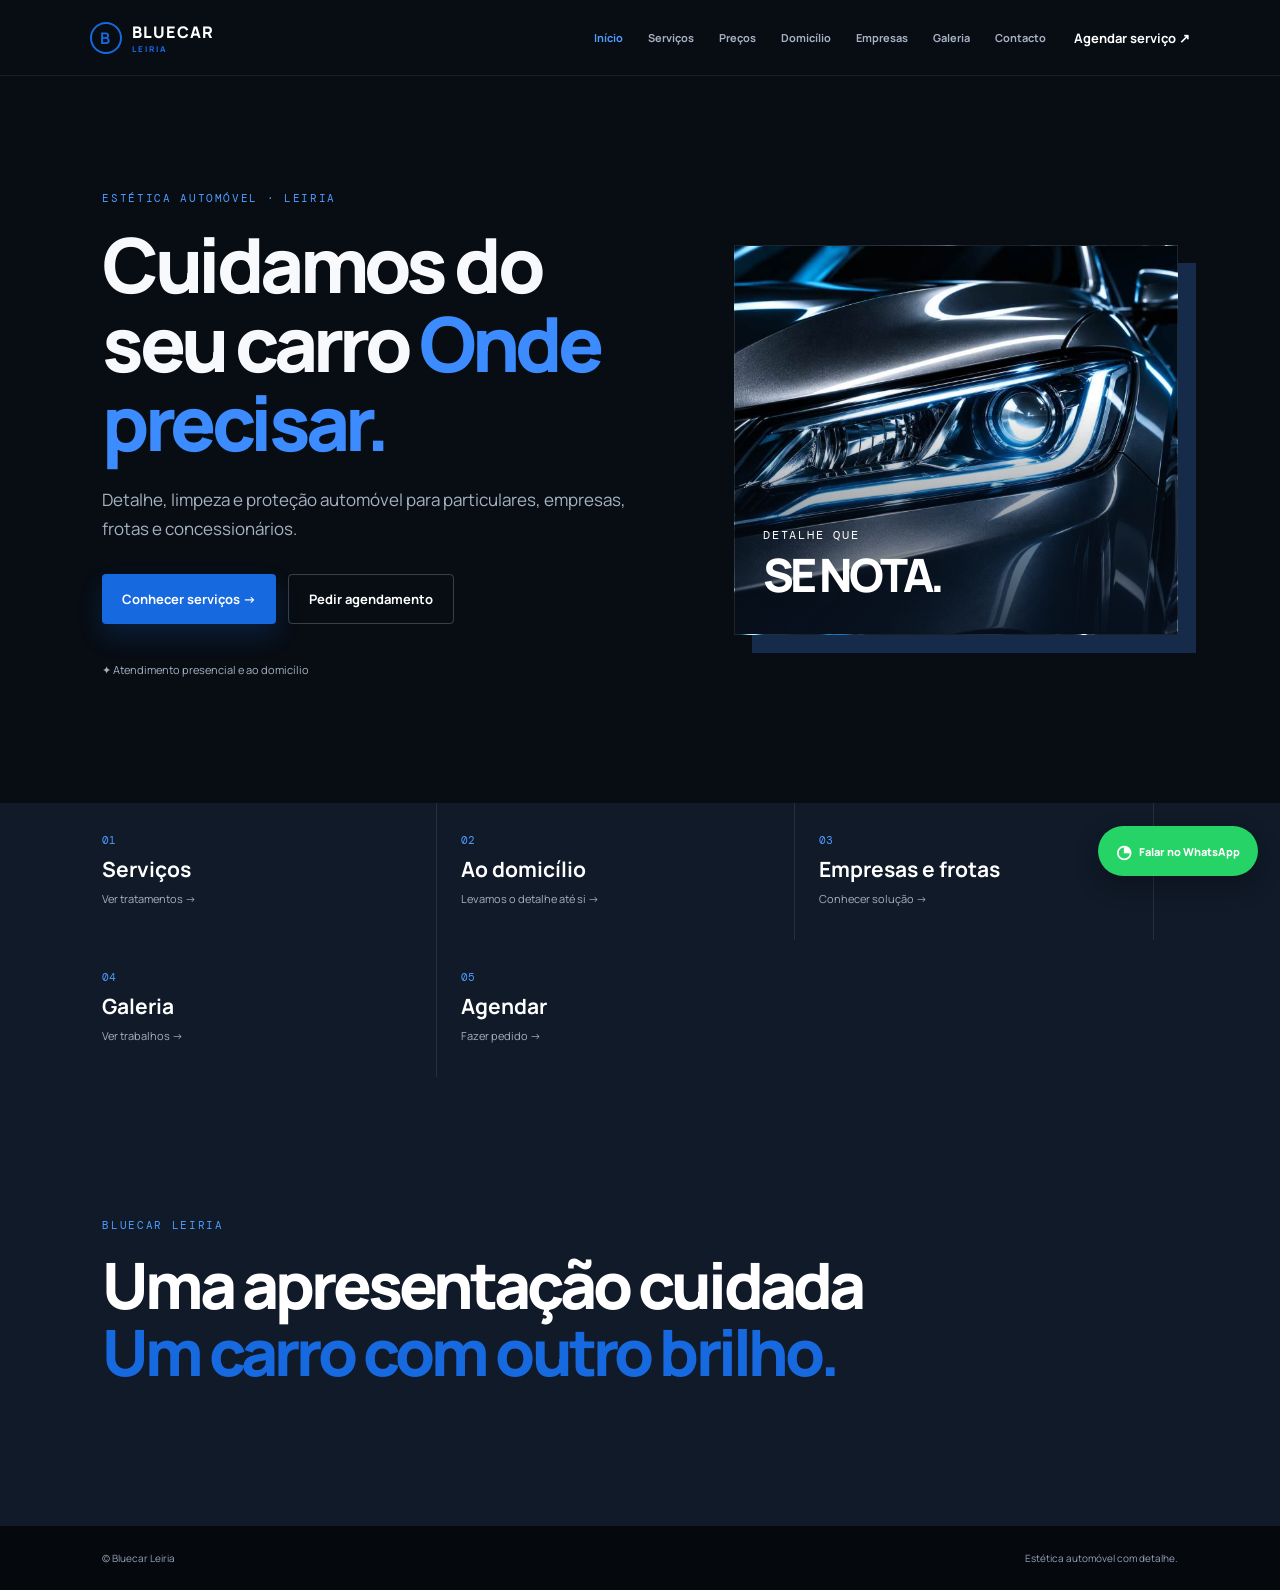
<file: index.html>
<!doctype html><html lang="pt-PT"><head><meta charset="UTF-8"><meta name="viewport" content="width=device-width,initial-scale=1"><meta name="theme-color" content="#080d14"><link rel="manifest" href="manifest.json"><link rel="apple-touch-icon" href="assets/icon-192.jpg"><link rel="stylesheet" href="styles.css"><title>Bluecar Leiria</title></head><body><header><a class="brand" href="index.html"><b>B</b><span>BLUECAR<small>LEIRIA</small></span></a><nav class="desktop-nav"><a class="active" href="index.html">Início</a><a href="servicos.html">Serviços</a><a href="precos.html">Preços</a><a href="domicilio.html">Domicílio</a><a href="empresas.html">Empresas</a><a href="galeria.html">Galeria</a><a href="contacto.html">Contacto</a></nav><a class="top-link" href="agendar.html">Agendar serviço ↗</a></header><main><section class="hero home-only"><div><p class="eyebrow">ESTÉTICA AUTOMÓVEL · LEIRIA</p><h1>Cuidamos do seu carro<em> Onde precisar.</em></h1><p class="lead">Detalhe, limpeza e proteção automóvel para particulares, empresas, frotas e concessionários.</p><div class="actions"><a class="btn primary" href="servicos.html">Conhecer serviços →</a><a class="btn ghost" href="agendar.html">Pedir agendamento</a></div><p class="trust">✦ Atendimento presencial e ao domicílio</p></div><div class="hero-art"><span>DETALHE QUE<br><strong>SE NOTA.</strong></span></div></section><section class="home-links"><a href="servicos.html"><small>01</small><strong>Serviços</strong><span>Ver tratamentos →</span></a><a href="domicilio.html"><small>02</small><strong>Ao domicílio</strong><span>Levamos o detalhe até si →</span></a><a href="empresas.html"><small>03</small><strong>Empresas e frotas</strong><span>Conhecer solução →</span></a><a href="galeria.html"><small>04</small><strong>Galeria</strong><span>Ver trabalhos →</span></a><a href="agendar.html"><small>05</small><strong>Agendar</strong><span>Fazer pedido →</span></a></section><section class="home-statement"><p class="eyebrow">BLUECAR LEIRIA</p><h2>Uma apresentação cuidada<br><em>Um carro com outro brilho.</em></h2></section></main><a class="wa-float" href="https://wa.me/351914407834" target="_blank">◔<span>Falar no WhatsApp</span></a><nav class="mobile-nav"><a href="index.html">Início</a><a href="servicos.html">Serviços</a><a href="agendar.html">Agendar</a><a href="contacto.html">Contacto</a></nav><footer>© Bluecar Leiria <span>Estética automóvel com detalhe.</span></footer><script src="app.js" defer></script><div id="install-banner"><strong>Ten a Bluecar sempre consigo</strong><span>Instale a app no seu telemóvel</span><button>Instalar app</button><i aria-label="Fechar">×</i></div><script src="app.js" defer></script></body></html>
</file>
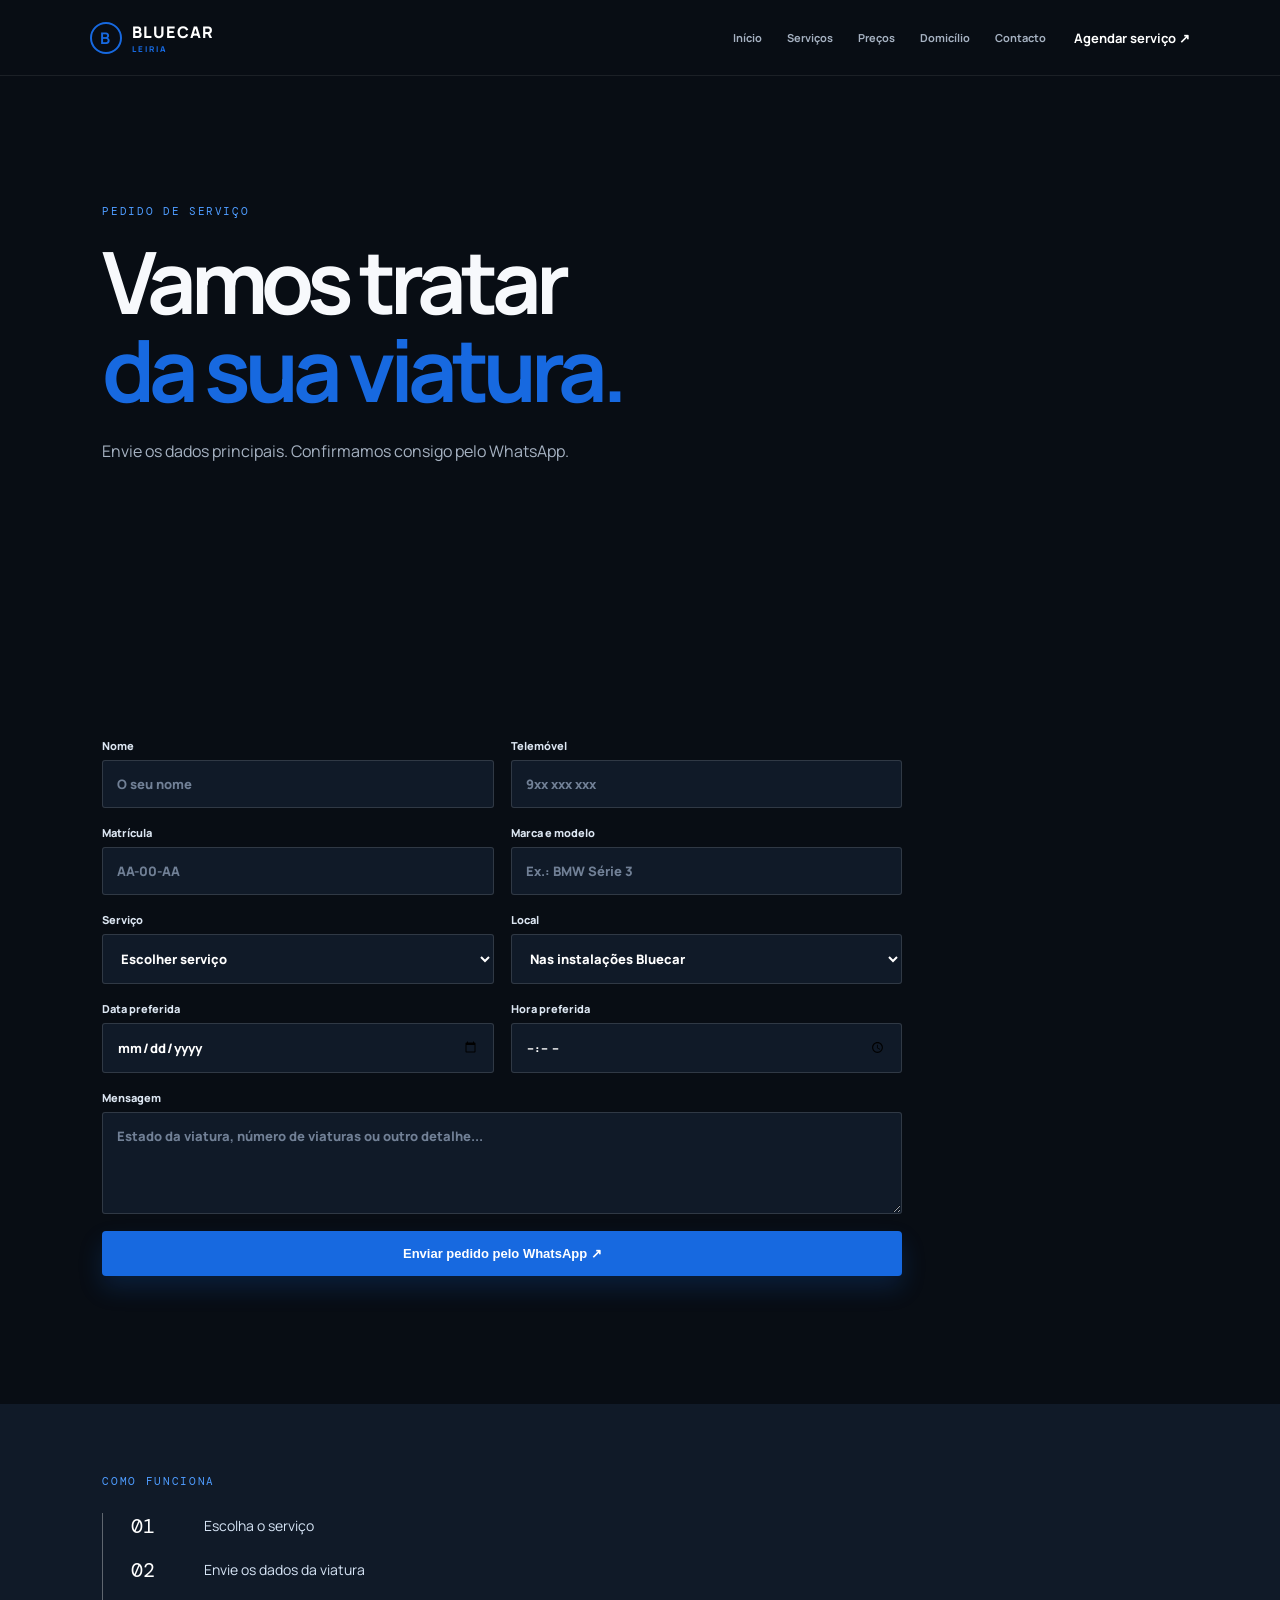
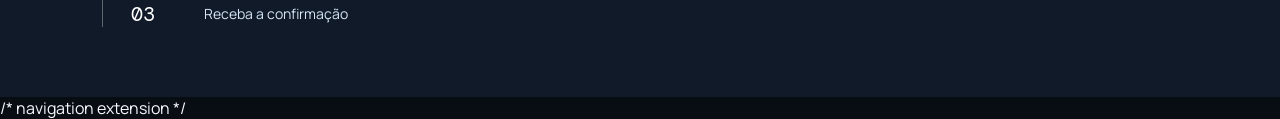
<file: agendar.html>
<!doctype html><html lang="pt-PT"><head><meta charset="UTF-8"><meta name="viewport" content="width=device-width,initial-scale=1"><link rel="stylesheet" href="styles.css"><link rel="manifest" href="manifest.json"><link rel="apple-touch-icon" href="assets/icon-192.jpg"><meta name="apple-mobile-web-app-capable" content="yes"><meta name="apple-mobile-web-app-status-bar-style" content="black-translucent"><title>Agendar | Bluecar Leiria</title></head><body><header><a class="brand" href="index.html"><b>B</b><span>BLUECAR<small>LEIRIA</small></span></a><nav class="desktop-nav"><a href="index.html">Início</a><a href="servicos.html">Serviços</a><a href="precos.html">Preços</a><a href="domicilio.html">Domicílio</a><a href="contacto.html">Contacto</a></nav><a class="top-link" href="agendar.html">Agendar serviço ↗</a></header><main><section class="page-hero"><p class="eyebrow">PEDIDO DE SERVIÇO</p><h1>Vamos tratar<br><em>da sua viatura.</em></h1><p>Envie os dados principais. Confirmamos consigo pelo WhatsApp.</p></section><section class="section booking"><form id="booking-form"><label>Nome<input id="name" required placeholder="O seu nome"></label><label>Telemóvel<input id="phone" required type="tel" placeholder="9xx xxx xxx"></label><label>Matrícula<input id="plate" required placeholder="AA-00-AA" maxlength="8" style="text-transform:uppercase"></label><label>Marca e modelo<input id="car" required placeholder="Ex.: BMW Série 3"></label><label>Serviço<select id="service" required><option value="">Escolher serviço</option><option>Limpeza interior</option><option>Limpeza exterior</option><option>Higienização</option><option>Polimento e faróis</option><option>Outro / orçamento</option></select></label><label>Local<select id="place"><option>Nas instalações Bluecar</option><option>Ao domicílio</option><option>Na minha empresa / frota</option></select></label><label>Data preferida<input id="date" type="date"></label><label>Hora preferida<input id="time" type="time"></label><label class="full">Mensagem<textarea id="notes" rows="4" placeholder="Estado da viatura, número de viaturas ou outro detalhe..."></textarea></label><button class="btn primary full" type="submit">Enviar pedido pelo WhatsApp ↗</button></form></section><section class="steps-panel"><p class="eyebrow">COMO FUNCIONA</p><div class="steps"><b>01</b><span>Escolha o serviço</span><b>02</b><span>Envie os dados da viatura</span><b>03</b><span>Receba a confirmação</span></div></section></main><nav class="mobile-nav"><a href="index.html">Início</a><a href="servicos.html">Serviços</a><a href="agendar.html">Agendar</a><a href="contacto.html">Contacto</a></nav><script src="app.js"></script></body></html>
/* navigation extension */
</file>
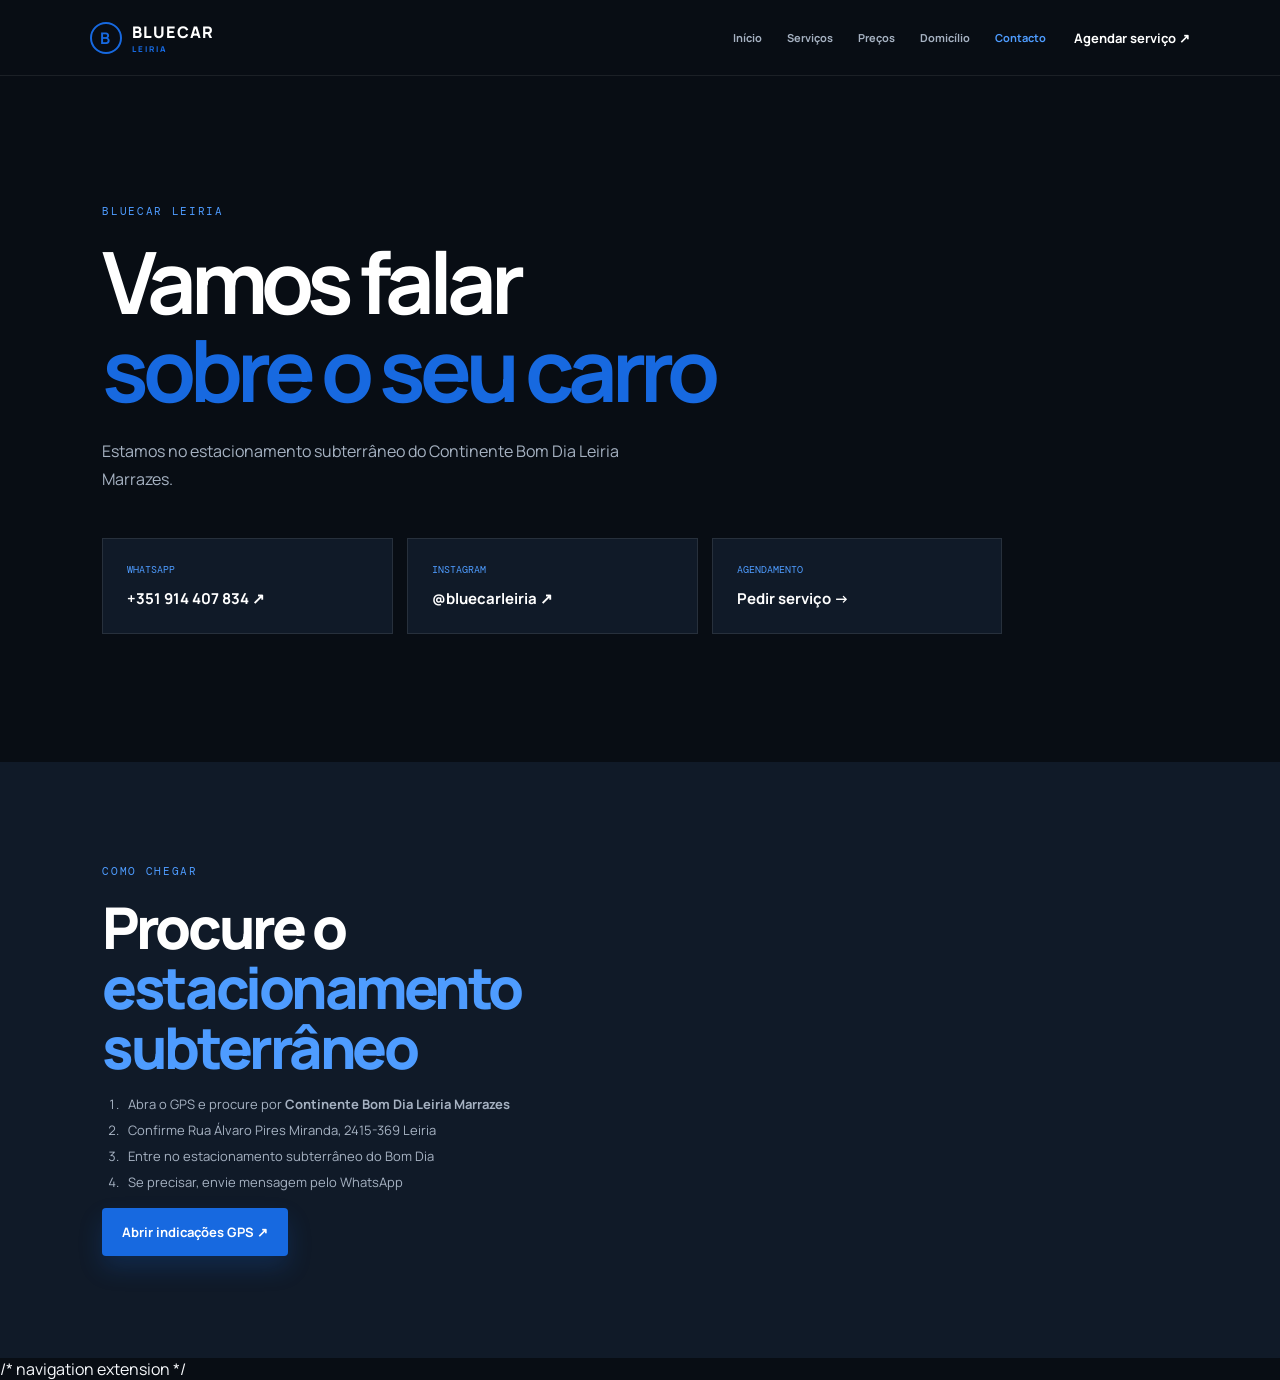
<file: contacto.html>
<!doctype html><html lang="pt-PT"><head><meta charset="UTF-8"><meta name="viewport" content="width=device-width,initial-scale=1"><link rel="stylesheet" href="styles.css"><link rel="manifest" href="manifest.json"><link rel="apple-touch-icon" href="assets/icon-192.jpg"><meta name="apple-mobile-web-app-capable" content="yes"><meta name="apple-mobile-web-app-status-bar-style" content="black-translucent"><title>Contacto | Bluecar Leiria</title></head><body><header><a class="brand" href="index.html"><b>B</b><span>BLUECAR<small>LEIRIA</small></span></a><nav class="desktop-nav"><a href="index.html">Início</a><a href="servicos.html">Serviços</a><a href="precos.html">Preços</a><a href="domicilio.html">Domicílio</a><a class="active" href="contacto.html">Contacto</a></nav><a class="top-link" href="agendar.html">Agendar serviço ↗</a></header><main><section class="page-hero dark"><p class="eyebrow">BLUECAR LEIRIA</p><h1>Vamos falar<br><em>sobre o seu carro</em></h1><p>Estamos no estacionamento subterrâneo do Continente Bom Dia Leiria Marrazes.</p><div class="contact-cards"><a href="https://wa.me/351914407834" target="_blank"><small>WHATSAPP</small><strong>+351 914 407 834 ↗</strong></a><a href="https://www.instagram.com/bluecarleiria" target="_blank"><small>INSTAGRAM</small><strong>@bluecarleiria ↗</strong></a><a href="agendar.html"><small>AGENDAMENTO</small><strong>Pedir serviço →</strong></a></div></section><section class="location"><div><p class="eyebrow">COMO CHEGAR</p><h2>Procure o <em>estacionamento subterrâneo</em></h2><ol><li>Abra o GPS e procure por <strong>Continente Bom Dia Leiria Marrazes</strong></li><li>Confirme Rua Álvaro Pires Miranda, 2415-369 Leiria</li><li>Entre no estacionamento subterrâneo do Bom Dia</li><li>Se precisar, envie mensagem pelo WhatsApp</li></ol><a class="btn primary" href="https://www.google.com/maps/dir/?api=1&destination=Continente%20Bom%20Dia%20Leiria%20Marrazes%2C%20Rua%20%C3%81lvaro%20Pires%20Miranda%2C%202415-369%20Leiria" target="_blank">Abrir indicações GPS ↗</a></div><iframe title="Mapa da localização Bluecar Leiria" src="https://www.google.com/maps?q=Continente%20Bom%20Dia%20Leiria%20Marrazes&output=embed" loading="lazy" allowfullscreen></iframe></section></main><nav class="mobile-nav"><a href="index.html">Início</a><a href="servicos.html">Serviços</a><a href="agendar.html">Agendar</a><a href="contacto.html">Contacto</a></nav><script src="app.js" defer></script></body></html>
/* navigation extension */
</file>
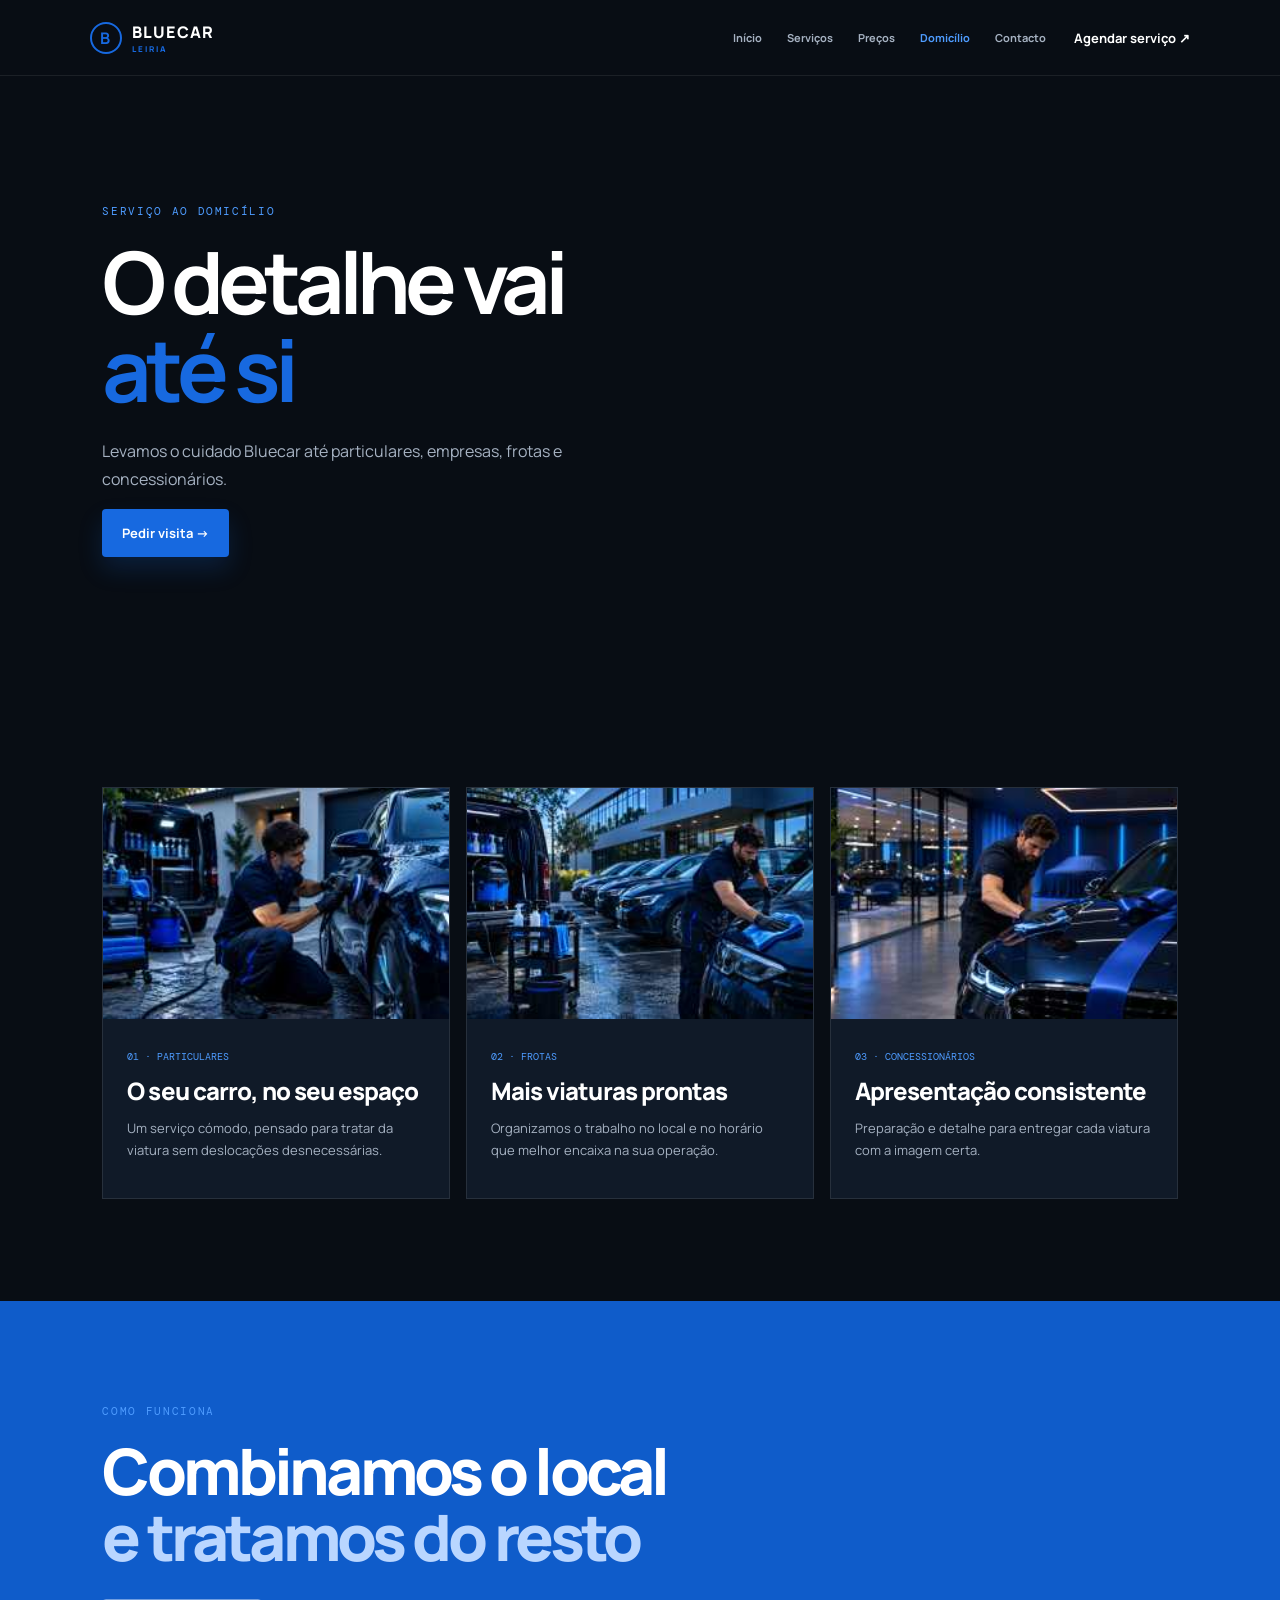
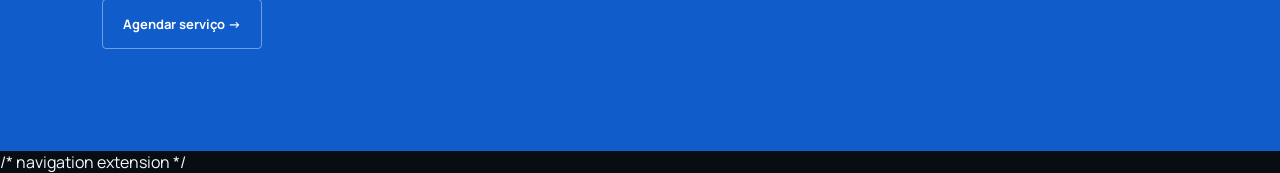
<file: domicilio.html>
<!doctype html><html lang="pt-PT"><head><meta charset="UTF-8"><meta name="viewport" content="width=device-width,initial-scale=1"><link rel="stylesheet" href="styles.css"><link rel="manifest" href="manifest.json"><link rel="apple-touch-icon" href="assets/icon-192.jpg"><meta name="apple-mobile-web-app-capable" content="yes"><meta name="apple-mobile-web-app-status-bar-style" content="black-translucent"><title>Ao domicílio | Bluecar Leiria</title></head><body><header><a class="brand" href="index.html"><b>B</b><span>BLUECAR<small>LEIRIA</small></span></a><nav class="desktop-nav"><a href="index.html">Início</a><a href="servicos.html">Serviços</a><a href="precos.html">Preços</a><a class="active" href="domicilio.html">Domicílio</a><a href="contacto.html">Contacto</a></nav><a class="top-link" href="agendar.html">Agendar serviço ↗</a></header><main><section class="page-hero dark"><p class="eyebrow">SERVIÇO AO DOMICÍLIO</p><h1>O detalhe vai<br><em>até si</em></h1><p>Levamos o cuidado Bluecar até particulares, empresas, frotas e concessionários.</p><a class="btn primary" href="agendar.html">Pedir visita →</a></section><section class="visual-cards"><article><img src="assets/domicilio-particulares.jpg?v=19"><div><small>01 · PARTICULARES</small><h2>O seu carro, no seu espaço</h2><p>Um serviço cómodo, pensado para tratar da viatura sem deslocações desnecessárias.</p></div></article><article><img src="assets/domicilio-frotas.jpg?v=19"><div><small>02 · FROTAS</small><h2>Mais viaturas prontas</h2><p>Organizamos o trabalho no local e no horário que melhor encaixa na sua operação.</p></div></article><article><img src="assets/domicilio-concessionarios.jpg?v=19"><div><small>03 · CONCESSIONÁRIOS</small><h2>Apresentação consistente</h2><p>Preparação e detalhe para entregar cada viatura com a imagem certa.</p></div></article></section><section class="feature-band"><p class="eyebrow">COMO FUNCIONA</p><h2>Combinamos o local<br><em>e tratamos do resto</em></h2><a class="btn ghost" href="agendar.html">Agendar serviço →</a></section></main><nav class="mobile-nav"><a href="index.html">Início</a><a href="servicos.html">Serviços</a><a href="agendar.html">Agendar</a><a href="contacto.html">Contacto</a></nav><script src="app.js" defer></script></body></html>
/* navigation extension */

<!-- deploy-v20 -->
</file>
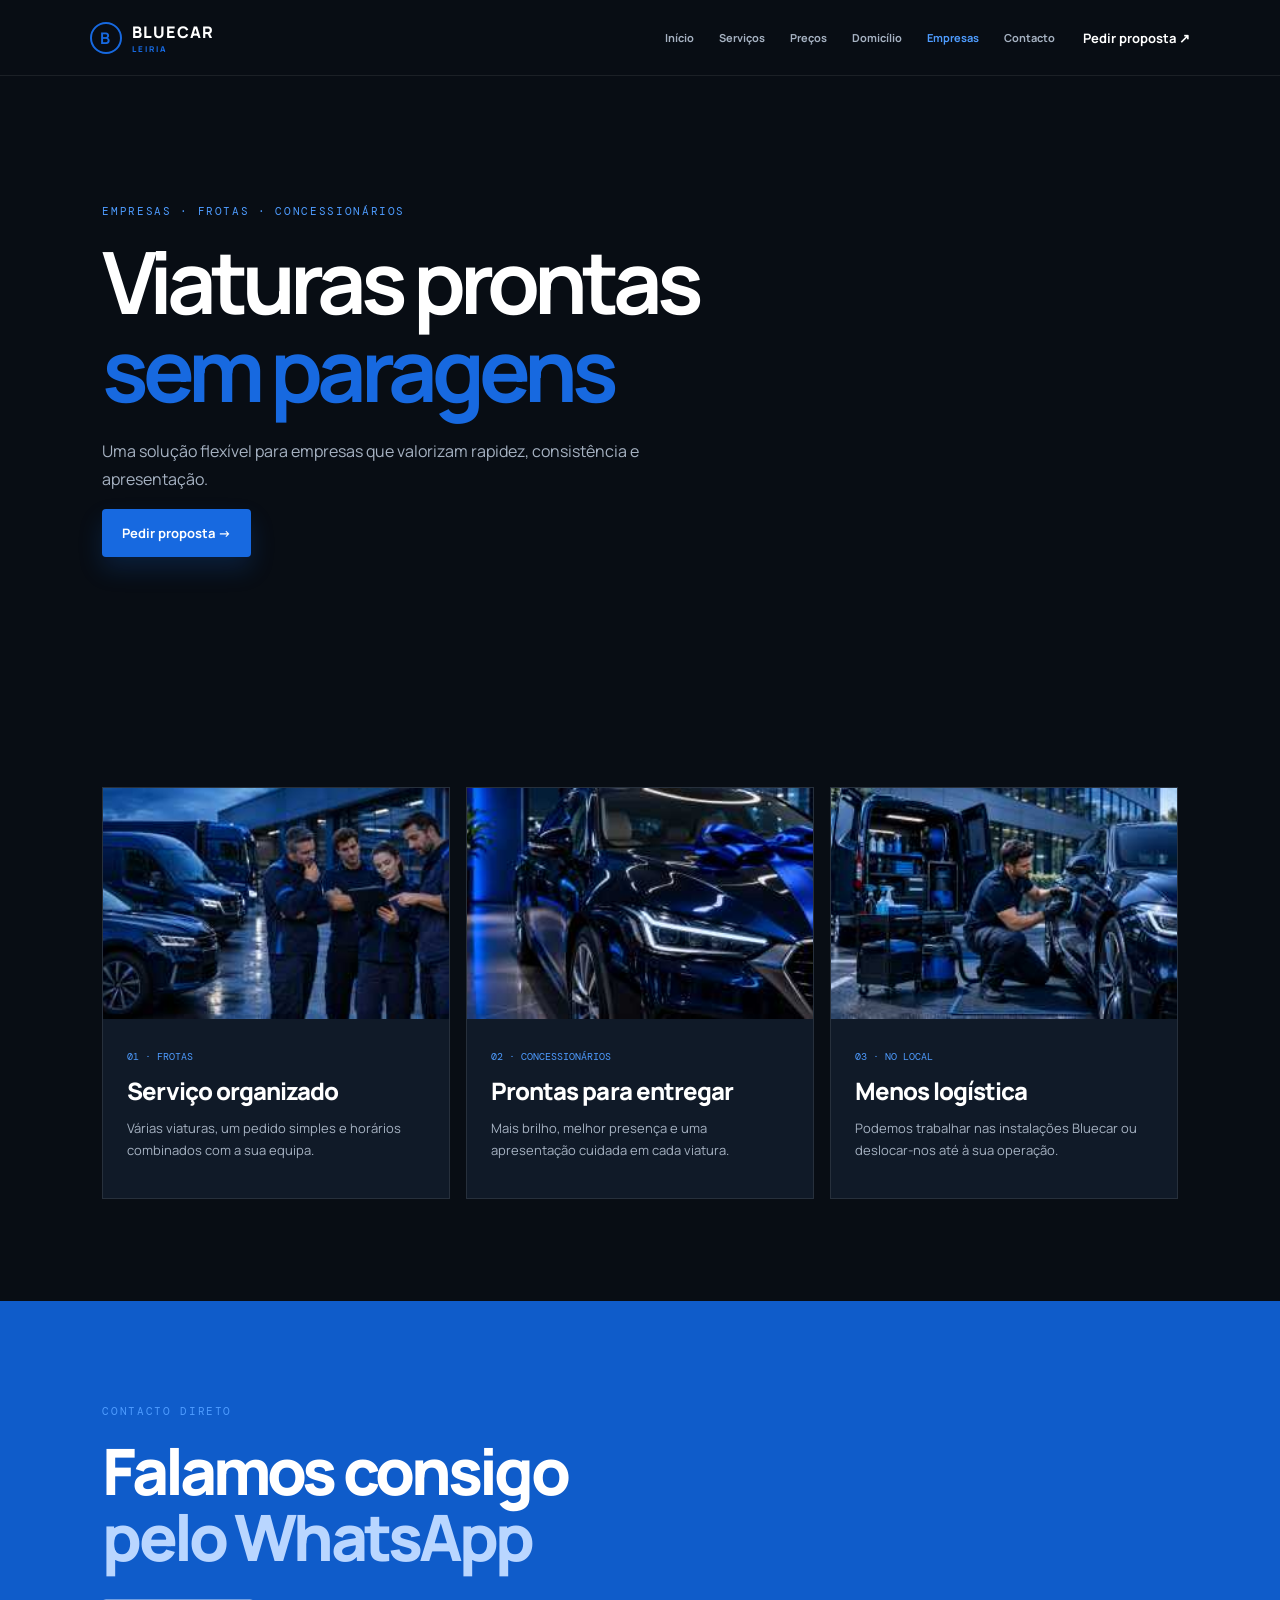
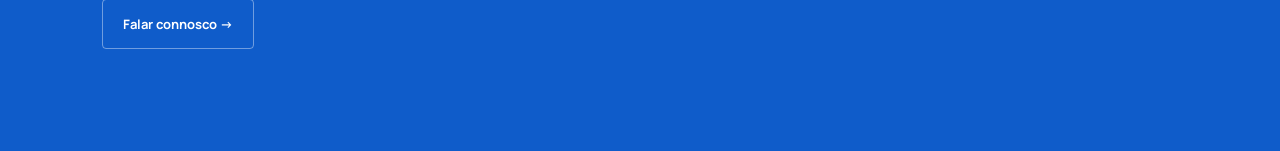
<file: empresas.html>
<!doctype html><html lang="pt-PT"><head><meta charset="UTF-8"><meta name="viewport" content="width=device-width,initial-scale=1"><link rel="stylesheet" href="styles.css"><link rel="manifest" href="manifest.json"><link rel="apple-touch-icon" href="assets/icon-192.jpg"><meta name="apple-mobile-web-app-capable" content="yes"><meta name="apple-mobile-web-app-status-bar-style" content="black-translucent"><title>Empresas e frotas | Bluecar</title></head><body><header><a class="brand" href="index.html"><b>B</b><span>BLUECAR<small>LEIRIA</small></span></a><nav class="desktop-nav"><a href="index.html">Início</a><a href="servicos.html">Serviços</a><a href="precos.html">Preços</a><a href="domicilio.html">Domicílio</a><a class="active" href="empresas.html">Empresas</a><a href="contacto.html">Contacto</a></nav><a class="top-link" href="agendar.html">Pedir proposta ↗</a></header><main><section class="page-hero dark"><p class="eyebrow">EMPRESAS · FROTAS · CONCESSIONÁRIOS</p><h1>Viaturas prontas<br><em>sem paragens</em></h1><p>Uma solução flexível para empresas que valorizam rapidez, consistência e apresentação.</p><a class="btn primary" href="agendar.html">Pedir proposta →</a></section><section class="visual-cards"><article><img src="assets/empresa-frotas.jpg?v=19"><div><small>01 · FROTAS</small><h2>Serviço organizado</h2><p>Várias viaturas, um pedido simples e horários combinados com a sua equipa.</p></div></article><article><img src="assets/empresa-concessionarios.jpg?v=19"><div><small>02 · CONCESSIONÁRIOS</small><h2>Prontas para entregar</h2><p>Mais brilho, melhor presença e uma apresentação cuidada em cada viatura.</p></div></article><article><img src="assets/empresa-no-local.jpg?v=19"><div><small>03 · NO LOCAL</small><h2>Menos logística</h2><p>Podemos trabalhar nas instalações Bluecar ou deslocar-nos até à sua operação.</p></div></article></section><section class="feature-band"><p class="eyebrow">CONTACTO DIRETO</p><h2>Falamos consigo<br><em>pelo WhatsApp</em></h2><a class="btn ghost" href="https://wa.me/351914407834" target="_blank">Falar connosco →</a></section></main><nav class="mobile-nav"><a href="index.html">Início</a><a href="servicos.html">Serviços</a><a href="agendar.html">Agendar</a><a href="contacto.html">Contacto</a></nav><script src="app.js" defer></script></body></html>

<!-- deploy-v20 -->
</file>
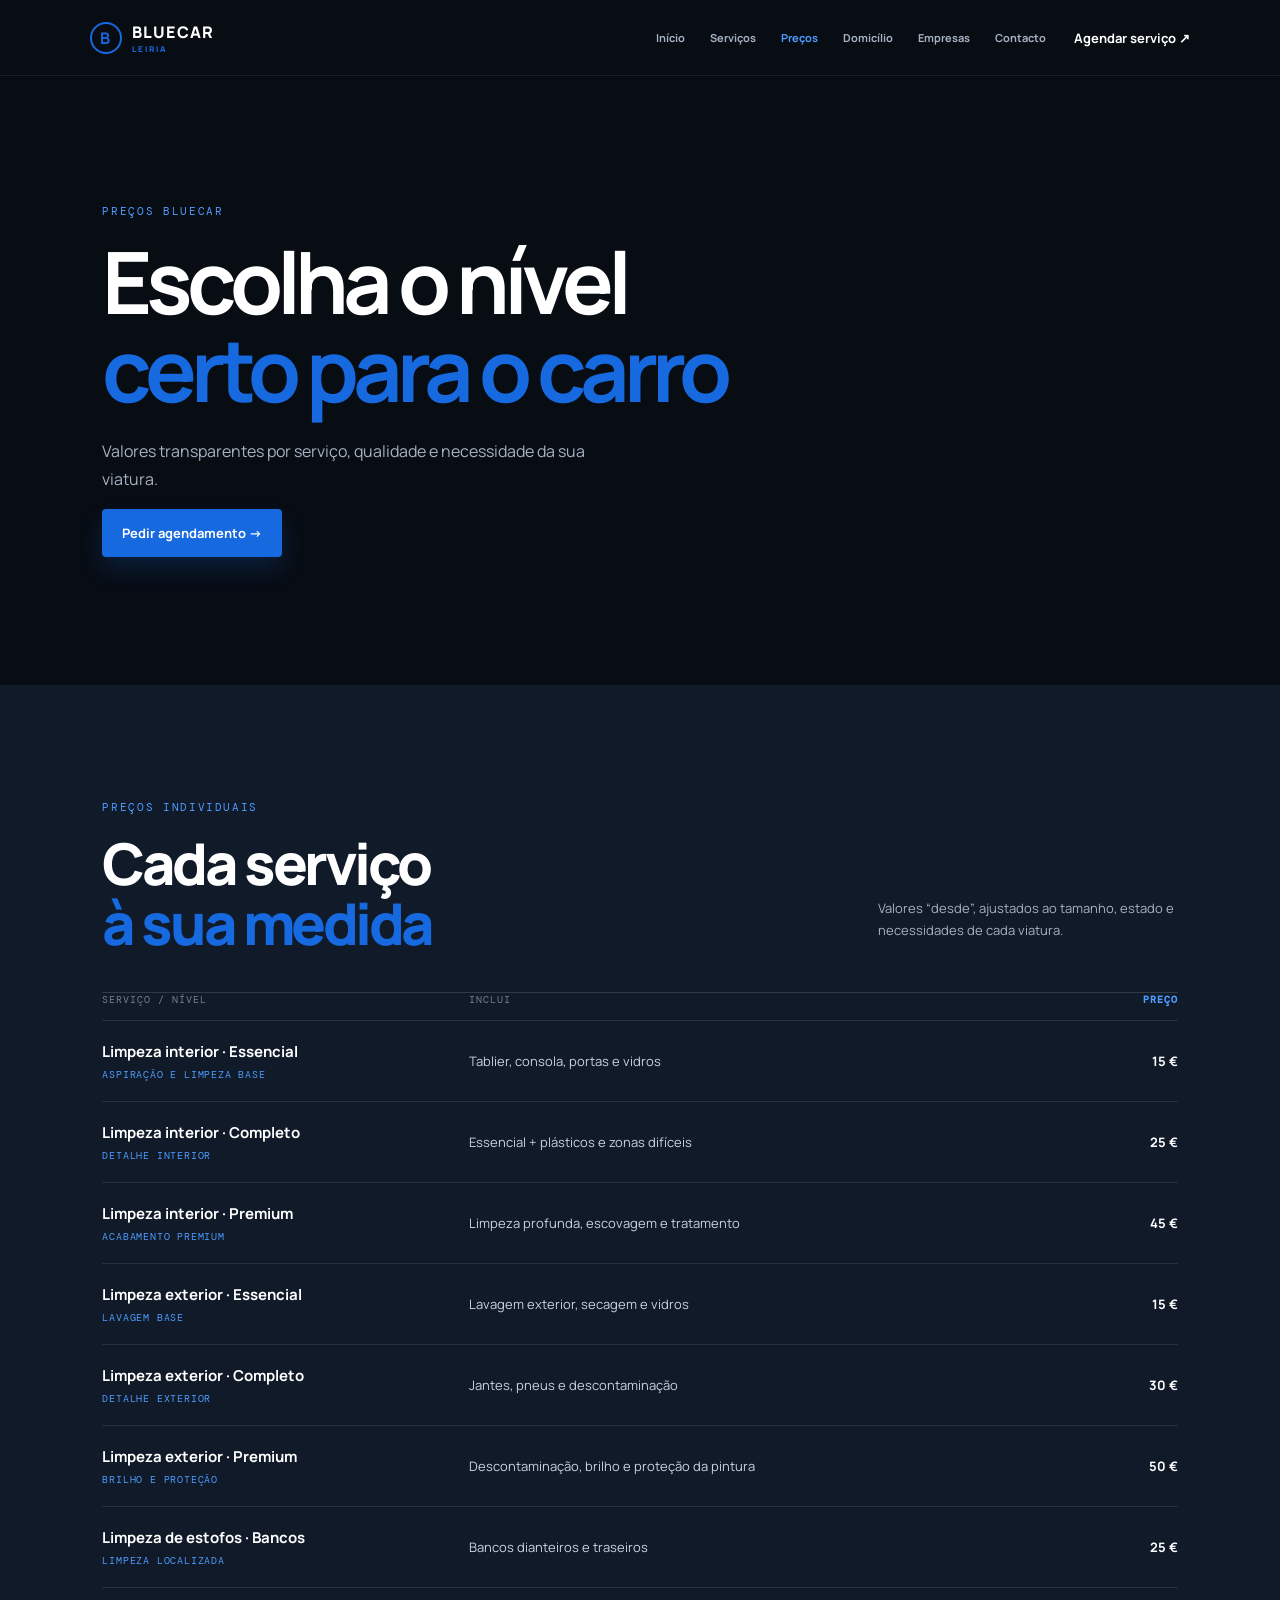
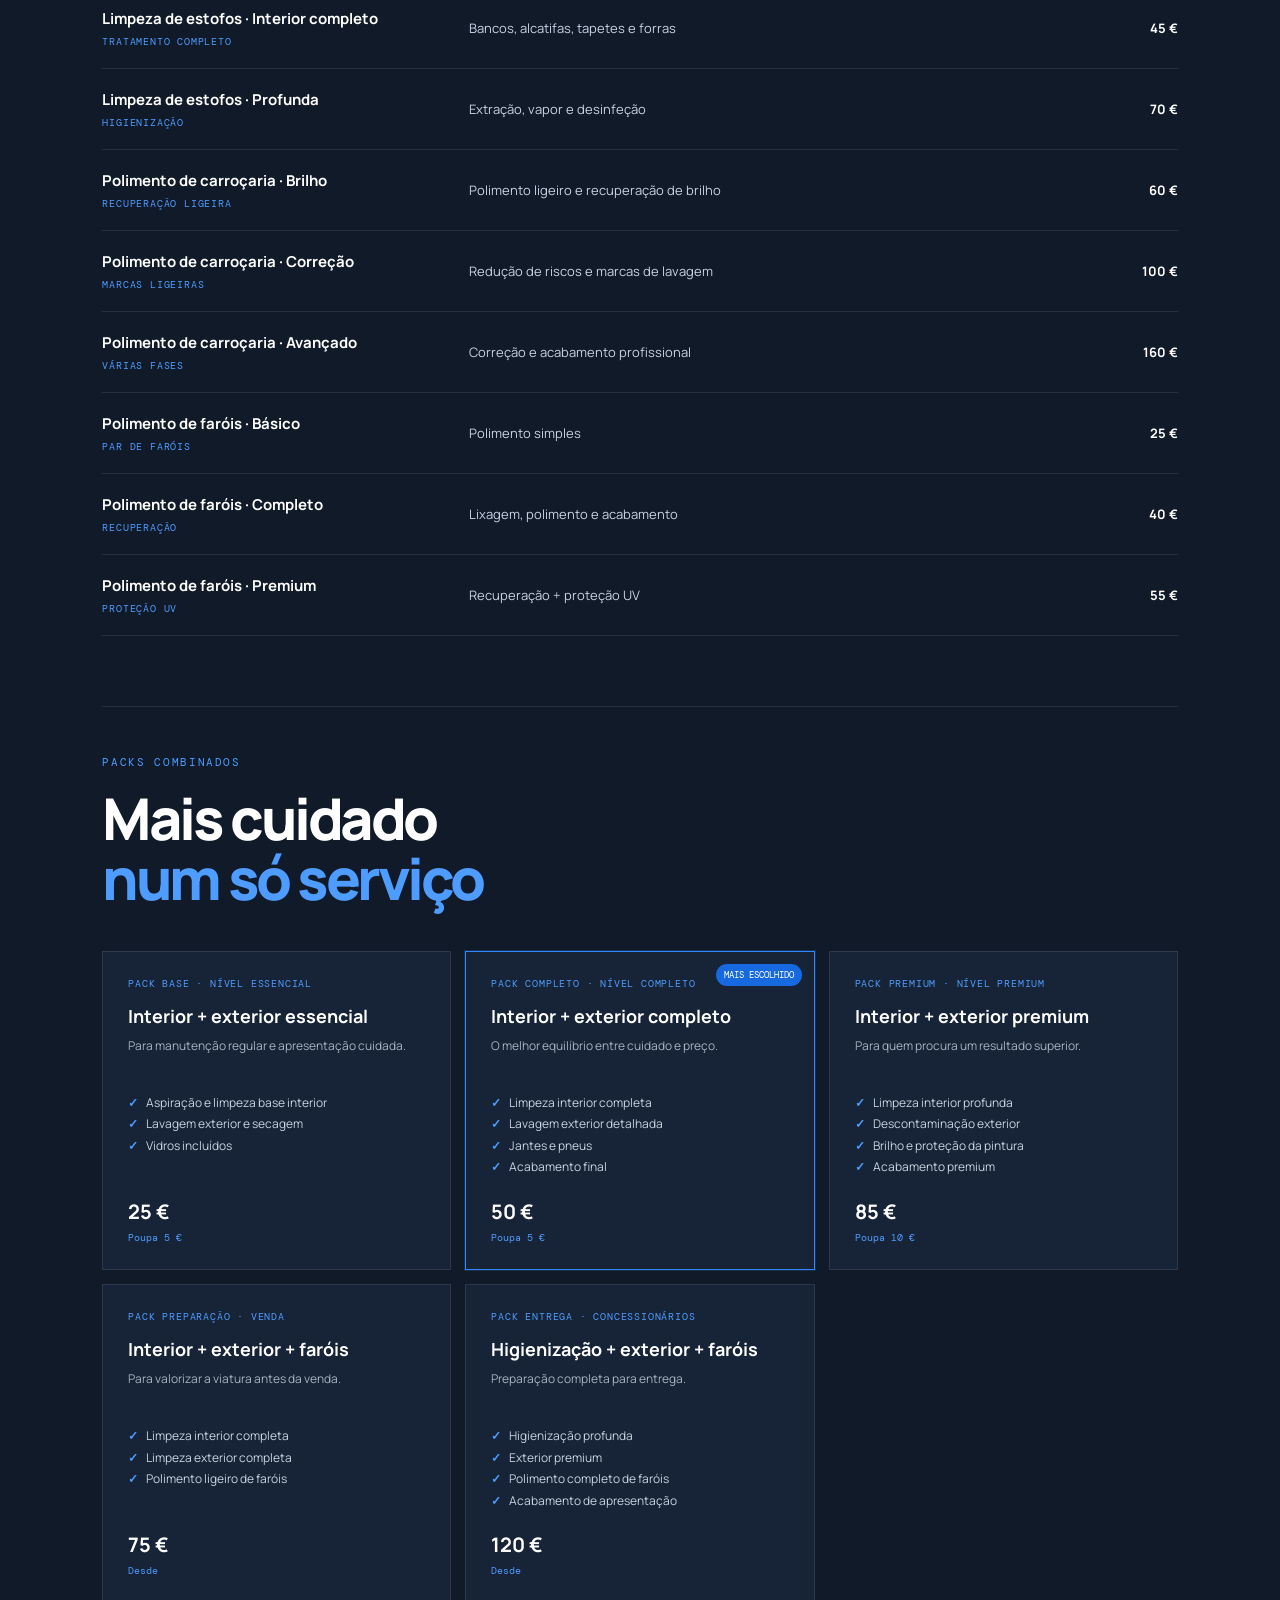
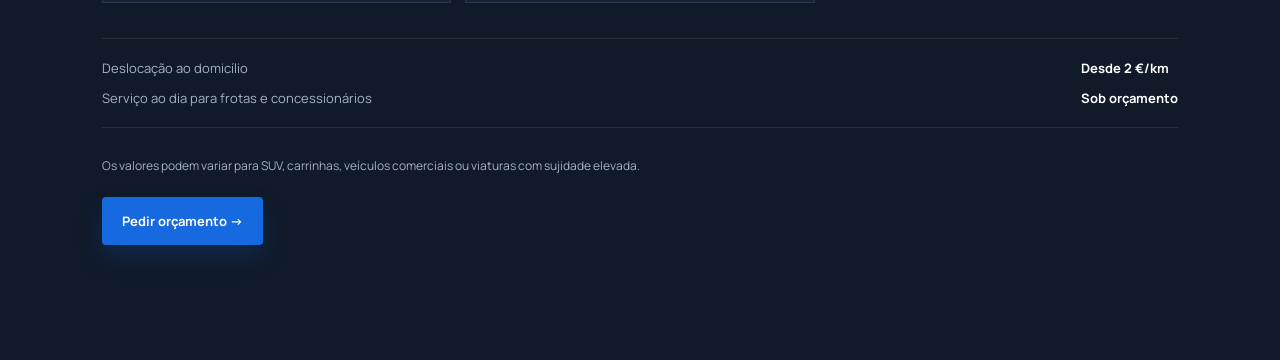
<file: precos.html>
<!doctype html><html lang="pt-PT"><head><meta charset="UTF-8"><meta name="viewport" content="width=device-width,initial-scale=1"><link rel="stylesheet" href="styles.css"><link rel="manifest" href="manifest.json"><link rel="apple-touch-icon" href="assets/icon-192.jpg"><meta name="apple-mobile-web-app-capable" content="yes"><meta name="apple-mobile-web-app-status-bar-style" content="black-translucent"><title>Preços | Bluecar Leiria</title></head><body><header><a class="brand" href="index.html"><b>B</b><span>BLUECAR<small>LEIRIA</small></span></a><nav class="desktop-nav"><a href="index.html">Início</a><a href="servicos.html">Serviços</a><a class="active" href="precos.html">Preços</a><a href="domicilio.html">Domicílio</a><a href="empresas.html">Empresas</a><a href="contacto.html">Contacto</a></nav><a class="top-link" href="agendar.html">Agendar serviço ↗</a></header><main><section class="page-hero dark"><p class="eyebrow">PREÇOS BLUECAR</p><h1>Escolha o nível<br><em>certo para o carro</em></h1><p>Valores transparentes por serviço, qualidade e necessidade da sua viatura.</p><a class="btn primary" href="agendar.html">Pedir agendamento →</a></section><section class="price-section"><div class="section-title"><div><p class="eyebrow">PREÇOS INDIVIDUAIS</p><h2>Cada serviço<br><em>à sua medida</em></h2></div><p>Valores “desde”, ajustados ao tamanho, estado e necessidades de cada viatura.</p></div><div class="price-table"><div class="price-row price-head"><span>Serviço / nível</span><span>Inclui</span><strong>Preço</strong></div><div class="price-row"><span><b>Limpeza interior · Essencial</b><small>Aspiração e limpeza base</small></span><span>Tablier, consola, portas e vidros</span><strong>15 €</strong></div><div class="price-row"><span><b>Limpeza interior · Completo</b><small>Detalhe interior</small></span><span>Essencial + plásticos e zonas difíceis</span><strong>25 €</strong></div><div class="price-row"><span><b>Limpeza interior · Premium</b><small>Acabamento premium</small></span><span>Limpeza profunda, escovagem e tratamento</span><strong>45 €</strong></div><div class="price-row"><span><b>Limpeza exterior · Essencial</b><small>Lavagem base</small></span><span>Lavagem exterior, secagem e vidros</span><strong>15 €</strong></div><div class="price-row"><span><b>Limpeza exterior · Completo</b><small>Detalhe exterior</small></span><span>Jantes, pneus e descontaminação</span><strong>30 €</strong></div><div class="price-row"><span><b>Limpeza exterior · Premium</b><small>Brilho e proteção</small></span><span>Descontaminação, brilho e proteção da pintura</span><strong>50 €</strong></div><div class="price-row"><span><b>Limpeza de estofos · Bancos</b><small>Limpeza localizada</small></span><span>Bancos dianteiros e traseiros</span><strong>25 €</strong></div><div class="price-row"><span><b>Limpeza de estofos · Interior completo</b><small>Tratamento completo</small></span><span>Bancos, alcatifas, tapetes e forras</span><strong>45 €</strong></div><div class="price-row"><span><b>Limpeza de estofos · Profunda</b><small>Higienização</small></span><span>Extração, vapor e desinfeção</span><strong>70 €</strong></div><div class="price-row"><span><b>Polimento de carroçaria · Brilho</b><small>Recuperação ligeira</small></span><span>Polimento ligeiro e recuperação de brilho</span><strong>60 €</strong></div><div class="price-row"><span><b>Polimento de carroçaria · Correção</b><small>Marcas ligeiras</small></span><span>Redução de riscos e marcas de lavagem</span><strong>100 €</strong></div><div class="price-row"><span><b>Polimento de carroçaria · Avançado</b><small>Várias fases</small></span><span>Correção e acabamento profissional</span><strong>160 €</strong></div><div class="price-row"><span><b>Polimento de faróis · Básico</b><small>Par de faróis</small></span><span>Polimento simples</span><strong>25 €</strong></div><div class="price-row"><span><b>Polimento de faróis · Completo</b><small>Recuperação</small></span><span>Lixagem, polimento e acabamento</span><strong>40 €</strong></div><div class="price-row"><span><b>Polimento de faróis · Premium</b><small>Proteção UV</small></span><span>Recuperação + proteção UV</span><strong>55 €</strong></div></div><div class="pricing-divider"><p class="eyebrow">PACKS COMBINADOS</p><h2>Mais cuidado<br><em>num só serviço</em></h2></div><div class="pack-grid"><article><small>PACK BASE · NÍVEL ESSENCIAL</small><h3>Interior + exterior essencial</h3><p>Para manutenção regular e apresentação cuidada.</p><ul><li>Aspiração e limpeza base interior</li><li>Lavagem exterior e secagem</li><li>Vidros incluídos</li></ul><strong>25 €</strong><em>Poupa 5 €</em></article><article class="featured"><span>MAIS ESCOLHIDO</span><small>PACK COMPLETO · NÍVEL COMPLETO</small><h3>Interior + exterior completo</h3><p>O melhor equilíbrio entre cuidado e preço.</p><ul><li>Limpeza interior completa</li><li>Lavagem exterior detalhada</li><li>Jantes e pneus</li><li>Acabamento final</li></ul><strong>50 €</strong><em>Poupa 5 €</em></article><article><small>PACK PREMIUM · NÍVEL PREMIUM</small><h3>Interior + exterior premium</h3><p>Para quem procura um resultado superior.</p><ul><li>Limpeza interior profunda</li><li>Descontaminação exterior</li><li>Brilho e proteção da pintura</li><li>Acabamento premium</li></ul><strong>85 €</strong><em>Poupa 10 €</em></article><article><small>PACK PREPARAÇÃO · VENDA</small><h3>Interior + exterior + faróis</h3><p>Para valorizar a viatura antes da venda.</p><ul><li>Limpeza interior completa</li><li>Limpeza exterior completa</li><li>Polimento ligeiro de faróis</li></ul><strong>75 €</strong><em>Desde</em></article><article><small>PACK ENTREGA · CONCESSIONÁRIOS</small><h3>Higienização + exterior + faróis</h3><p>Preparação completa para entrega.</p><ul><li>Higienização profunda</li><li>Exterior premium</li><li>Polimento completo de faróis</li><li>Acabamento de apresentação</li></ul><strong>120 €</strong><em>Desde</em></article></div><div class="price-extra"><span>Deslocação ao domicílio</span><strong>Desde 2 €/km</strong><span>Serviço ao dia para frotas e concessionários</span><strong>Sob orçamento</strong></div><p class="price-note">Os valores podem variar para SUV, carrinhas, veículos comerciais ou viaturas com sujidade elevada.</p><a class="btn primary" href="https://wa.me/351914407834" target="_blank">Pedir orçamento →</a></section></main><nav class="mobile-nav"><a href="index.html">Início</a><a href="servicos.html">Serviços</a><a href="precos.html">Preços</a><a href="agendar.html">Agendar</a><a href="contacto.html">Contacto</a></nav><script src="app.js" defer></script></body></html>
</file>
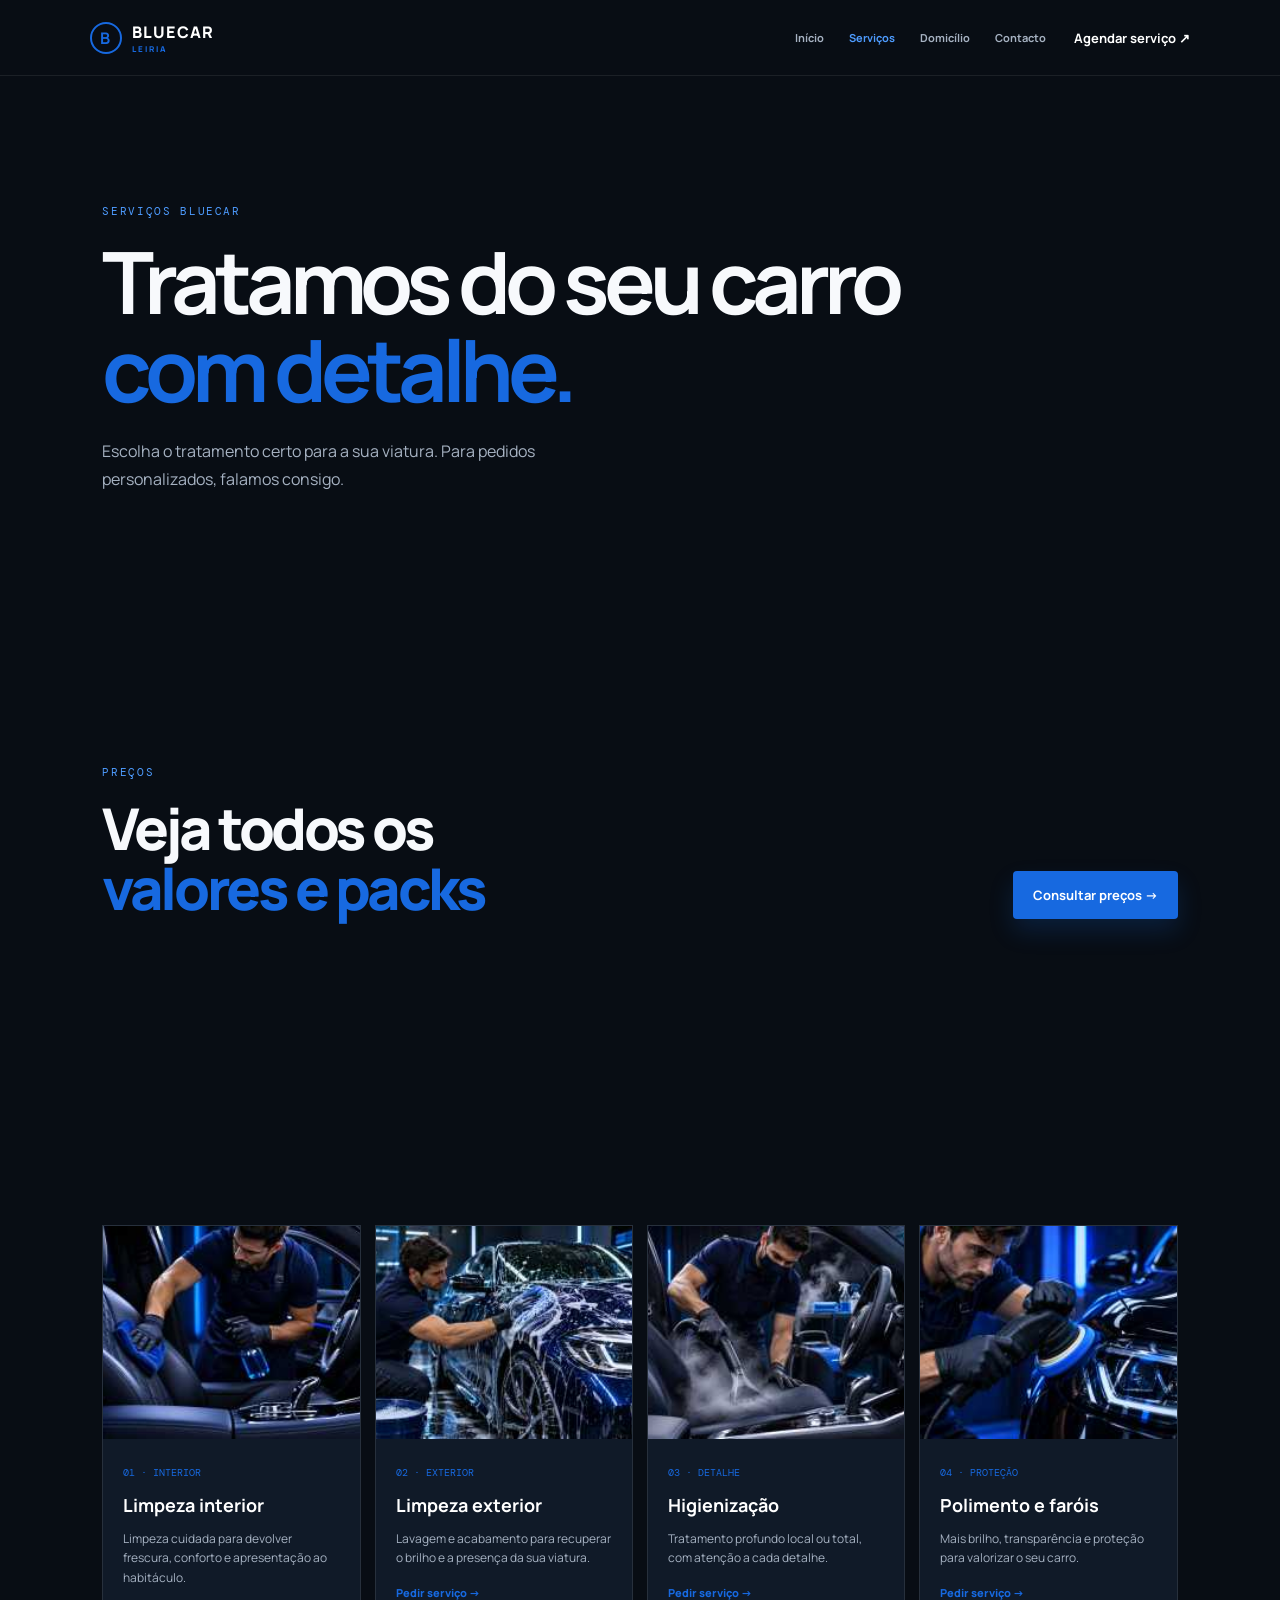
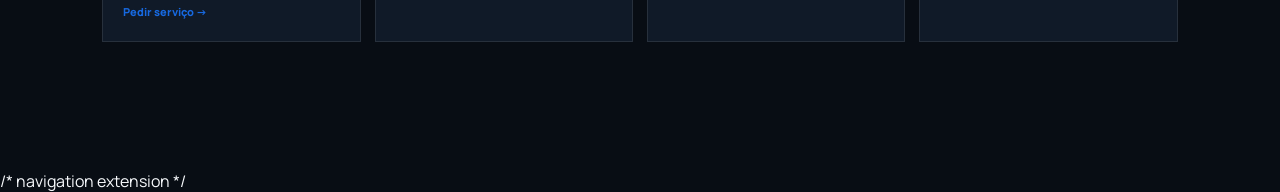
<file: servicos.html>
<!doctype html><html lang="pt-PT"><head><meta charset="UTF-8"><meta name="viewport" content="width=device-width,initial-scale=1"><link rel="stylesheet" href="styles.css"><link rel="manifest" href="manifest.json"><link rel="apple-touch-icon" href="assets/icon-192.jpg"><meta name="apple-mobile-web-app-capable" content="yes"><meta name="apple-mobile-web-app-status-bar-style" content="black-translucent"><title>Serviços | Bluecar Leiria</title></head><body><header><a class="brand" href="index.html"><b>B</b><span>BLUECAR<small>LEIRIA</small></span></a><nav class="desktop-nav"><a href="index.html">Início</a><a class="active" href="servicos.html">Serviços</a><a href="domicilio.html">Domicílio</a><a href="contacto.html">Contacto</a></nav><a class="top-link" href="agendar.html">Agendar serviço ↗</a></header><main><section class="page-hero"><p class="eyebrow">SERVIÇOS BLUECAR</p><h1>Tratamos do seu carro<br><em>com detalhe.</em></h1><p>Escolha o tratamento certo para a sua viatura. Para pedidos personalizados, falamos consigo.</p></section><section class="section"><div class="section-title"><div><p class="eyebrow">PREÇOS</p><h2>Veja todos os<br><em>valores e packs</em></h2></div><a class="btn primary" href="precos.html">Consultar preços →</a></div></section><section class="section"><div class="cards"><article><img src="assets/card-interior.jpg?v=27"><div><small>01 · INTERIOR</small><h3>Limpeza interior</h3><p>Limpeza cuidada para devolver frescura, conforto e apresentação ao habitáculo.</p><a href="agendar.html">Pedir serviço →</a></div></article><article><img src="assets/card-exterior.jpg?v=27"><div><small>02 · EXTERIOR</small><h3>Limpeza exterior</h3><p>Lavagem e acabamento para recuperar o brilho e a presença da sua viatura.</p><a href="agendar.html">Pedir serviço →</a></div></article><article><img src="assets/card-higienizacao.jpg?v=27"><div><small>03 · DETALHE</small><h3>Higienização</h3><p>Tratamento profundo local ou total, com atenção a cada detalhe.</p><a href="agendar.html">Pedir serviço →</a></div></article><article><img src="assets/card-polimento-farois.jpg?v=27"><div><small>04 · PROTEÇÃO</small><h3>Polimento e faróis</h3><p>Mais brilho, transparência e proteção para valorizar o seu carro.</p><a href="agendar.html">Pedir serviço →</a></div></article></div></section></main><nav class="mobile-nav"><a href="index.html">Início</a><a href="servicos.html">Serviços</a><a href="agendar.html">Agendar</a><a href="contacto.html">Contacto</a></nav><script src="app.js" defer></script></body></html>
/* navigation extension */
</file>
<file: styles.css>
@import url('https://fonts.googleapis.com/css2?family=DM+Mono&family=Manrope:wght@400;600;700;800&display=swap');:root{--ink:#07111f;--blue:#1769e0;--muted:#738195;--line:#dbe3ec}*{box-sizing:border-box}html{scroll-behavior:smooth}body{margin:0;background:#f8fafc;color:var(--ink);font-family:Manrope,Arial,sans-serif}a{text-decoration:none;color:inherit}header{height:76px;background:#fff;border-bottom:1px solid #eef1f5;display:flex;align-items:center;justify-content:space-between;padding:0 7vw;position:sticky;top:0;z-index:3}.brand{display:flex;align-items:center;gap:10px;font-weight:800;letter-spacing:.08em}.brand b{border:2px solid var(--blue);border-radius:50%;color:var(--blue);width:32px;height:32px;display:grid;place-items:center}.brand small{display:block;color:var(--blue);font-size:8px;letter-spacing:.25em}.top-link{font-size:13px;font-weight:700}.hero{padding:9vw 8vw;display:grid;grid-template-columns:1.1fr .9fr;gap:7vw;align-items:center;background:linear-gradient(125deg,#f8fafc,#edf4fb)}.eyebrow{font:11px 'DM Mono';letter-spacing:.15em;color:var(--blue);margin:0 0 20px}.hero h1,h2{font-size:clamp(40px,6vw,76px);line-height:1.04;letter-spacing:-.06em;margin:0;font-weight:800}.hero h1 em,h2 em{font-style:normal;color:var(--blue)}.lead{color:#5d6878;line-height:1.7;max-width:530px;font-size:17px;margin:24px 0 30px}.actions{display:flex;gap:12px;flex-wrap:wrap}.btn{display:inline-flex;align-items:center;justify-content:center;gap:16px;padding:15px 20px;border-radius:4px;border:0;font-weight:700;font-size:13px;cursor:pointer}.primary{background:var(--blue);color:#fff;box-shadow:0 12px 24px #1769e030}.ghost{border:1px solid #cbd5e1}.trust{font-size:11px;color:#718096;margin-top:38px}.hero-art{height:390px;background:url('assets/gallery-1.jpg') center/cover;box-shadow:22px 22px 0 #d7e4f2;display:flex;align-items:end;padding:28px;color:#fff;position:relative}.hero-art:after{content:'';position:absolute;inset:0;background:linear-gradient(0deg,#07111fcc,transparent 60%)}.hero-art span{z-index:1;font:12px 'DM Mono';letter-spacing:.15em}.hero-art strong{font:800 46px Manrope;letter-spacing:-.08em}.facts{display:grid;grid-template-columns:repeat(3,1fr);gap:25px;background:var(--ink);color:#fff;padding:28px 8vw}.facts div{display:flex;flex-direction:column;gap:7px;border-right:1px solid #ffffff22}.facts div:last-child{border:0}.facts span{font-size:11px;color:#9aaabd}.section{padding:10vw 8vw}.section-title{display:flex;align-items:end;justify-content:space-between;gap:40px;margin-bottom:50px}.section-title h2,.contact h2,.home h2{font-size:clamp(34px,4.5vw,60px)}.section-title>p{max-width:300px;color:var(--muted);font-size:13px;line-height:1.7}.cards{display:grid;grid-template-columns:repeat(4,1fr);gap:14px}.cards article{background:#fff;border:1px solid var(--line);overflow:hidden;transition:.25s}.cards article:hover{transform:translateY(-5px);box-shadow:0 15px 30px #14294515}.cards img{width:100%;aspect-ratio:1.2;object-fit:cover;display:block}.cards article div{padding:20px}.cards small{font:10px 'DM Mono';color:var(--blue)}.cards h3{font-size:18px;margin:12px 0 7px}.cards p{font-size:12px;color:var(--muted);line-height:1.6}.cards a{font-size:11px;color:var(--blue);font-weight:800}.home{background:var(--blue);color:#fff;padding:9vw 8vw;display:flex;justify-content:space-between;gap:60px}.home p:not(.eyebrow){max-width:530px;color:#d8e8ff;line-height:1.7}.light{background:#fff;color:var(--ink);margin-top:15px}.steps{min-width:270px;display:grid;grid-template-columns:45px 1fr;align-content:center;gap:16px;border-left:1px solid #ffffff55;padding-left:28px}.steps b{font:20px 'DM Mono'}.steps span{font-size:12px;align-self:center;color:#d8e8ff}.booking{background:#fff}.booking form{max-width:800px;display:grid;grid-template-columns:1fr 1fr;gap:17px}.booking label{font-size:11px;font-weight:800;display:flex;flex-direction:column;gap:7px}.booking input,.booking select,.booking textarea{font:inherit;font-size:13px;padding:14px;border:1px solid var(--line);background:#f8fafc;border-radius:3px}.full{grid-column:1/-1}.contact{padding:10vw 8vw;background:#eaf2fb;display:flex;justify-content:space-between;gap:50px}.contact>div:last-child{min-width:280px;display:flex;flex-direction:column;gap:18px}.contact a{font-size:13px;font-weight:700;border-bottom:1px solid #bdcddd;padding-bottom:12px;display:flex;justify-content:space-between}.contact a span{font-weight:400;color:#657487}.contact p{font-weight:700;line-height:1.8}.contact small{font-weight:400;color:#657487}footer{background:var(--ink);color:#94a3b8;padding:25px 8vw;font-size:10px;display:flex;justify-content:space-between}@media(max-width:800px){.hero{grid-template-columns:1fr;padding-top:70px}.hero-art{height:280px}.facts{grid-template-columns:1fr}.facts div{border:0;border-bottom:1px solid #ffffff22;padding-bottom:14px}.cards{grid-template-columns:1fr 1fr}.section-title,.home,.contact{display:block}.section-title>p{margin-top:20px}.steps{margin-top:45px}.booking form{grid-template-columns:1fr}.full{grid-column:auto}.contact>div:last-child{margin-top:40px}footer{flex-direction:column;gap:12px}}
/* local preview artwork */
.hero-art{background-image:url('assets/gallery-1.jpg')}
/* Bluecar premium direction v2 */
body{background:#080d14;color:#f7f9fc}header{background:#080d14;border-bottom:1px solid #ffffff14}.brand{color:#fff}.top-link{color:#fff}.hero{background:#080d14;min-height:650px}.hero h1{color:#f7f9fc}.hero h1 em{color:#3d8cff}.lead{color:#a6b2c2}.ghost{border-color:#ffffff35;color:#fff}.trust{color:#a6b2c2}.hero-art{box-shadow:18px 18px 0 #152b49;border:1px solid #ffffff1c}.facts{background:#101a28;border-top:1px solid #ffffff10}.section{background:#f5f7fa;color:#0b1420}.section-title>p{color:#68788d}.cards article{background:#101a28;border-color:#ffffff14;color:#fff}.cards p{color:#a6b2c2}.cards h3{color:#fff}.home{background:#0f5cca}.booking{background:#f5f7fa}.contact{background:#dce9f8;color:#07111f}footer{background:#05080d}.eyebrow{color:#4e9cff}
 .fleet{background:#0d1623;color:#fff;padding:10vw 8vw;display:flex;justify-content:space-between;gap:60px}.fleet h2{font-size:clamp(35px,4.5vw,60px)}.fleet p:not(.eyebrow){color:#a6b2c2;max-width:560px;line-height:1.7}.fleet-list{min-width:290px;display:flex;flex-direction:column;justify-content:center}.fleet-list span{padding:20px 0;border-bottom:1px solid #ffffff20;font-size:13px}.fleet-list b{font:14px 'DM Mono';color:#4e9cff;margin-right:18px}.gallery{background:#f5f7fa;color:#0b1420;padding:10vw 8vw}.gallery-grid{display:grid;grid-template-columns:1.4fr .8fr .8fr;gap:14px}.gallery-grid img{width:100%;height:300px;object-fit:cover}.gallery-grid img:first-child{height:420px;grid-row:span 2}.wa-float{position:fixed;right:22px;bottom:24px;z-index:10;background:#25d366;color:#fff;border-radius:999px;padding:13px 18px;box-shadow:0 10px 25px #0004;font-weight:800;font-size:18px}.wa-float span{font-size:11px;margin-left:7px;vertical-align:2px}.mobile-nav{display:none}@media(max-width:800px){.fleet{display:block}.fleet-list{margin-top:40px}.gallery-grid{grid-template-columns:1fr 1fr}.gallery-grid img,.gallery-grid img:first-child{height:180px}.gallery-grid img:first-child{grid-row:auto}.wa-float{bottom:75px}.mobile-nav{display:flex;position:fixed;bottom:0;left:0;right:0;background:#07111fee;backdrop-filter:blur(10px);z-index:9;justify-content:space-around;padding:13px 4px;color:#fff;font-size:10px;font-weight:700}.mobile-nav a{padding:4px 8px}}
 .desktop-nav{display:flex;gap:25px;margin-left:auto;margin-right:28px}.desktop-nav a{font-size:11px;color:#a6b2c2;font-weight:700}.desktop-nav a:hover,.desktop-nav .active{color:#4e9cff}.page-hero{padding:10vw 8vw;background:#f5f7fa;color:#0b1420}.page-hero.dark{background:#080d14;color:#fff}.page-hero h1{font-size:clamp(44px,7vw,86px);line-height:1.02;letter-spacing:-.07em;margin:0 0 25px}.page-hero h1 em{font-style:normal;color:#1769e0}.page-hero>p:not(.eyebrow){max-width:540px;color:#718096;line-height:1.7}.page-hero.dark>p:not(.eyebrow){color:#a6b2c2}.contact-page{padding:35px 0 0;background:transparent;color:#0b1420}.contact-page>div{min-width:300px}@media(max-width:800px){.desktop-nav{display:none}.page-hero{padding-top:75px}.page-hero h1{font-size:52px}}
 .home-links{display:grid;grid-template-columns:repeat(3,1fr);background:#101a28;color:#fff;padding:0 8vw}.home-links a{padding:30px 20px 34px 0;border-right:1px solid #ffffff18;margin-right:24px;display:flex;flex-direction:column;gap:8px}.home-links a:last-child{border:0}.home-links small{font:11px 'DM Mono';color:#4e9cff}.home-links strong{font-size:21px}.home-links span{font-size:11px;color:#a6b2c2}.home-statement{padding:11vw 8vw;background:#f5f7fa;color:#0b1420}.home-statement h2{font-size:clamp(35px,5vw,64px)}@media(max-width:800px){.home-links{grid-template-columns:1fr;padding:15px 22px 25px}.home-links a{border:0;border-bottom:1px solid #ffffff18;margin:0;padding:22px 0}.home-statement{padding:80px 22px}}
 .location{display:grid;grid-template-columns:1fr 1fr;gap:50px;padding:8vw;background:#101a28;color:#fff}.location h2{font-size:clamp(34px,4.5vw,58px)}.location h2 em{font-style:normal;color:#4e9cff}.location ol{padding-left:20px;color:#a6b2c2;line-height:2;font-size:13px}.location li{padding-left:6px}.location .gps{font:12px 'DM Mono';color:#4e9cff;margin-top:25px}.location iframe{width:100%;min-height:380px;border:0;border-radius:4px}@media(max-width:800px){.location{grid-template-columns:1fr;padding:70px 22px}.location iframe{min-height:300px}}
/* Global dark theme */
body{background:#080d14;color:#f7f9fc}.page-hero,.gallery,.booking{background:#080d14;color:#f7f9fc}.page-hero>p:not(.eyebrow),.section-title>p{color:#a6b2c2}.section{background:#080d14;color:#f7f9fc}.cards article{background:#101a28;border-color:#ffffff18}.booking input,.booking select,.booking textarea{background:#101a28;color:#fff;border-color:#ffffff22}.booking label{color:#dce6f2}.booking input::placeholder,.booking textarea::placeholder{color:#718096}.contact-page{background:transparent;color:#f7f9fc}.contact-page a{border-color:#ffffff20}.contact-page a span,.contact-page small{color:#a6b2c2}.contact-page p{color:#fff}.gallery-grid img{border:1px solid #ffffff12}.home-statement{background:#101a28;color:#fff}.home-statement h2{color:#fff}
 .steps-panel{background:#101a28;color:#fff;padding:70px 8vw}.steps-panel .eyebrow{margin-bottom:25px}.steps-panel .steps{max-width:620px;grid-template-columns:55px 1fr;gap:18px}.steps-panel .steps span{font-size:14px;color:#d7e5f6}


#install-banner{position:fixed;z-index:50;left:14px;right:14px;bottom:76px;padding:18px 18px 16px;border:1px solid #245da8;border-radius:18px;background:rgba(12,20,32,.97);box-shadow:0 16px 45px rgba(0,0,0,.55);display:grid;grid-template-columns:1fr auto;gap:5px 14px;align-items:center;color:#f4f7fb}#install-banner strong{font-size:15px}#install-banner span{font-size:12px;color:#9eacc0;grid-column:1}#install-banner button{grid-column:2;grid-row:1/3;border:0;border-radius:999px;background:#1677ff;color:white;padding:11px 14px;font-weight:700}#install-banner i{position:absolute;right:8px;top:4px;color:#8d9aae;font-style:normal;font-size:22px;cursor:pointer}
@media (min-width:701px){#install-banner{display:none!important}}
.visual-cards{padding:8vw;background:#080d14;display:grid;grid-template-columns:repeat(3,1fr);gap:16px}.visual-cards article{background:#101a28;border:1px solid #ffffff18;overflow:hidden}.visual-cards img{width:100%;aspect-ratio:1.5;object-fit:cover;display:block}.visual-cards article div{padding:24px}.visual-cards small{font:10px 'DM Mono';color:#4e9cff}.visual-cards h2{font-size:24px;letter-spacing:-.04em;margin:14px 0 10px;color:#fff}.visual-cards p{color:#a6b2c2;line-height:1.7;font-size:13px}.feature-band{padding:8vw;background:#0f5cca;color:#fff}.feature-band h2{font-size:clamp(34px,5vw,64px);margin:0 0 28px}.feature-band h2 em{color:#b9d6ff;font-style:normal}.feature-band .ghost{color:#fff;border-color:#ffffff66}.contact-cards{display:grid;grid-template-columns:repeat(3,1fr);gap:14px;margin-top:45px;max-width:900px}.contact-cards a{background:#101a28;border:1px solid #ffffff18;padding:24px;display:flex;flex-direction:column;gap:12px}.contact-cards small{font:10px 'DM Mono';color:#4e9cff}.contact-cards strong{font-size:15px;color:#fff}@media(max-width:800px){.visual-cards{grid-template-columns:1fr;padding:55px 22px}.contact-cards{grid-template-columns:1fr;margin-top:35px}}
.price-section{padding:9vw 8vw;background:#101a28;color:#fff}.price-section .section-title{margin-bottom:38px}.price-section .section-title>p{color:#a6b2c2}.price-table{border-top:1px solid #ffffff22}.price-row{display:grid;grid-template-columns:1.1fr 1.5fr .7fr;gap:25px;align-items:center;padding:20px 0;border-bottom:1px solid #ffffff18;font-size:13px;color:#c7d3e2}.price-row>span:first-child{display:flex;flex-direction:column;gap:6px}.price-row b{color:#fff;font-size:15px}.price-row small{font:10px 'DM Mono';color:#4e9cff;text-transform:uppercase;letter-spacing:.08em}.price-row strong{color:#fff;text-align:right}.price-head{font:10px 'DM Mono';color:#718096;text-transform:uppercase;letter-spacing:.1em;padding:0 0 14px}.price-head strong{color:#4e9cff}.price-note{font-size:12px;color:#a6b2c2;line-height:1.7;max-width:650px;margin:28px 0 20px}@media(max-width:800px){.price-section{padding:65px 22px}.price-row{grid-template-columns:1fr;gap:8px}.price-row strong{text-align:left;margin-top:4px}.price-head{display:none}}
.pack-grid{display:grid;grid-template-columns:repeat(3,1fr);gap:14px;margin:42px 0 25px}.pack-grid article{position:relative;background:#172437;border:1px solid #ffffff18;padding:25px;min-height:190px;display:flex;flex-direction:column;align-items:flex-start}.pack-grid article.featured{border-color:#3187ff;box-shadow:0 0 0 1px #3187ff33}.pack-grid article>span{position:absolute;top:12px;right:12px;background:#1769e0;color:#fff;padding:5px 8px;border-radius:99px;font:9px 'DM Mono'}.pack-grid small{font:10px 'DM Mono';color:#4e9cff;letter-spacing:.08em}.pack-grid h3{font-size:18px;color:#fff;margin:14px 0 8px}.pack-grid p{font-size:12px;line-height:1.6;color:#a6b2c2;margin:0 0 18px}.pack-grid strong{margin-top:auto;color:#fff;font-size:20px}@media(max-width:800px){.pack-grid{grid-template-columns:1fr}}
.pricing-divider{margin:70px 0 25px;border-top:1px solid #ffffff18;padding-top:48px}.pricing-divider h2{font-size:clamp(34px,4.5vw,58px);margin:0}.pricing-divider h2 em{font-style:normal;color:#4e9cff}.price-extra{display:grid;grid-template-columns:1fr auto;gap:12px 25px;margin:35px 0 20px;padding:20px 0;border-top:1px solid #ffffff18;border-bottom:1px solid #ffffff18;color:#a6b2c2;font-size:13px}.price-extra strong{color:#fff}@media(max-width:800px){.price-extra{grid-template-columns:1fr}.price-extra strong{text-align:left}}
.pack-grid article ul{list-style:none;padding:0;margin:0 0 20px;color:#c7d3e2;font-size:12px;line-height:1.8}.pack-grid article li:before{content:'✓';color:#4e9cff;font-weight:800;margin-right:8px}.pack-grid article em{font-style:normal;color:#4e9cff;font:10px 'DM Mono';margin-top:6px}.pack-grid article p{min-height:38px}
</file>
